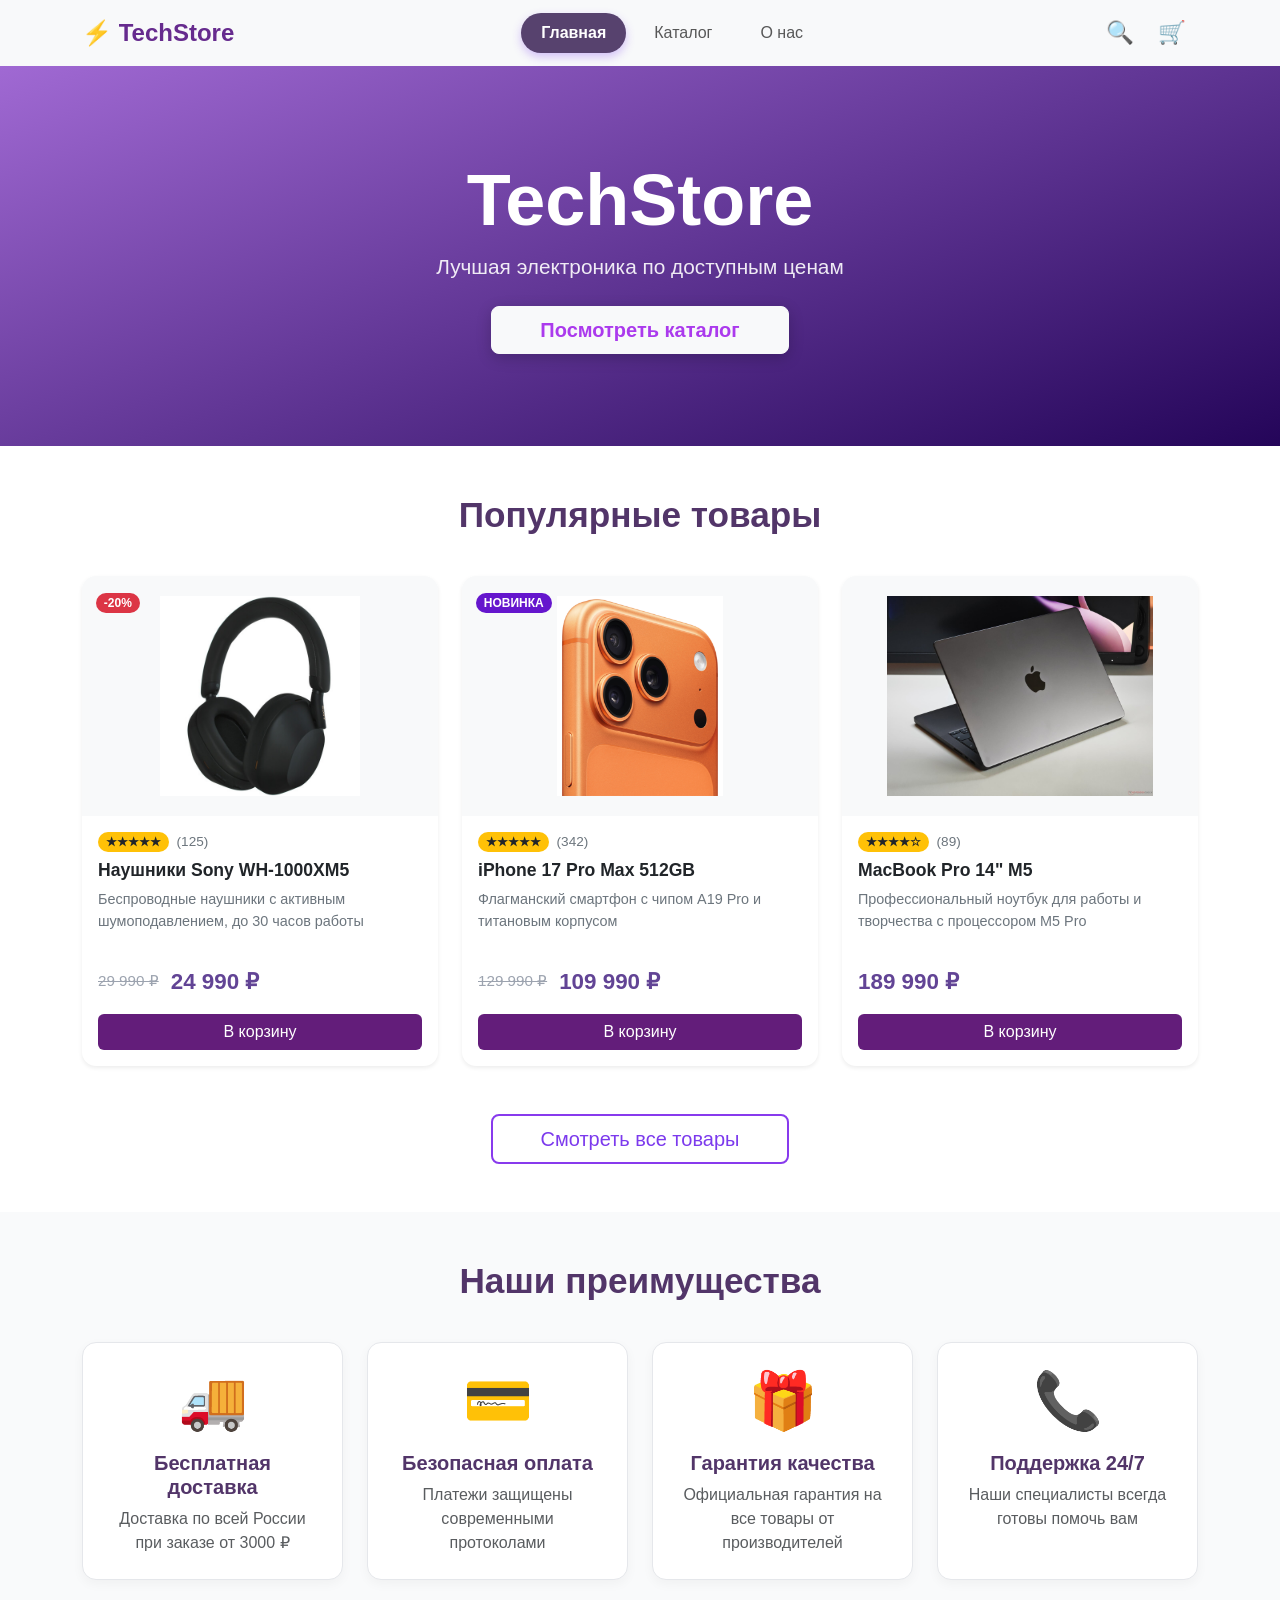
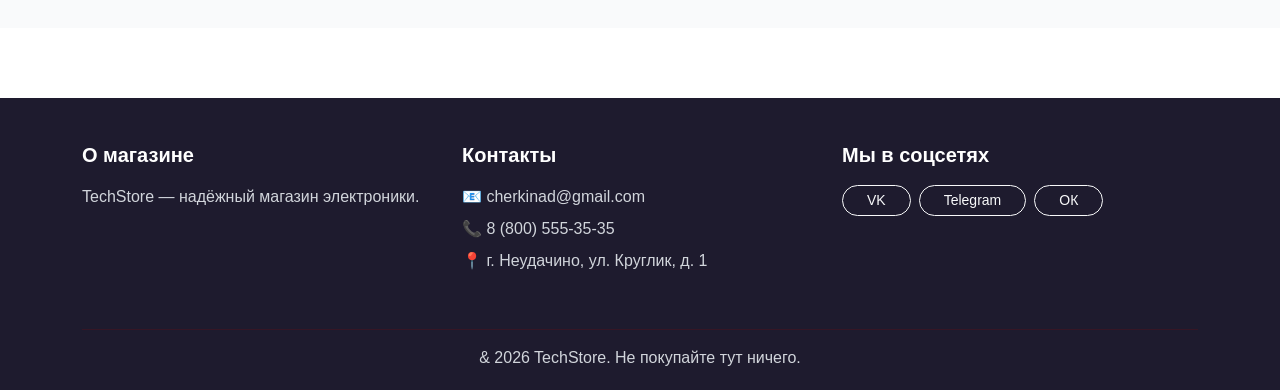
<file: index.html>
<!DOCTYPE html>
<html lang="ru">
<head>
    <meta charset="UTF-8">
    <meta name="viewport" content="width=device-width, initial-scale=1.0">
    <title>TechStore-Главная</title>
    <link href="https://cdn.jsdelivr.net/npm/bootstrap@5.3.8/dist/css/bootstrap.min.css" rel="stylesheet">
    <link rel="stylesheet" href="css/style.css">
</head>
<body>
    <header>
    <nav class="navbar navbar-expand-lg navbar-light bg-light">
        <div class="container">
            <a class="navbar-brand fw-bold" href="index.html">⚡ TechStore</a>
            <button class="navbar-toggler" type="button" data-bs-toggle="collapse" data-bs-target="#navbarNav"
                aria-controls="navbarNav" aria-expanded="false" aria-label="Меню">
                <span class="navbar-toggler-icon"></span>
            </button>
            <div class="collapse navbar-collapse" id="navbarNav">
                <ul class="navbar-nav mx-auto mb-2 mb-lg-0">
                    <li class="nav-item">
                        <a class="nav-link active" href="index.html">Главная</a>
                    </li>
                    <li class="nav-item">
                        <a class="nav-link" href="catalog.html">Каталог</a>
                    </li>
                    <li class="nav-item">
                        <a class="nav-link" href="about.html">О нас</a>
                    </li>
                </ul>
                <div class="d-flex header-icons">
                    <a href="#" class="nav-link px-2" aria-label="Поиск">🔍</a>
                    <a href="#" class="nav-link px-2" aria-label="Корзина">🛒</a>
                </div>
            </div>
        </div>
    </nav>
</header>
<main>

    <div class="hero-section" id="home">
        <div class="container text-center">
            <h1 class="display-2 fw-bold">TechStore</h1>
            <p class="lead mb-4">Лучшая электроника по доступным ценам</p>
            <a class="btn btn-light btn-lg px-5" href="catalog.html">Посмотреть каталог</a>
        </div>
    </div>

    <div class="container py-5">
        <h2 class="section-title">Популярные товары</h2>
        <div class="row g-4">

            <div class="col-md-6 col-lg-4">
                <div class="card product-card h-100 shadow-sm">
                    <div class="badge-container">
                        <span class="badge bg-danger rounded-pill">-20%</span>
                    </div>
                    <img src="img/products/наушники.jpg" class="card-img-top product-img" alt="Наушники Sony WH-1000XM5">
                    <div class="card-body d-flex flex-column">
                        <div class="rating mb-2">
                            <span class="badge rounded-pill bg-warning text-dark">★★★★★</span>
                            <span class="reviews-count ms-2">(125)</span>
                        </div>
                        <h5 class="product-title">Наушники Sony WH-1000XM5</h5>
                        <p class="product-description flex-grow-1">Беспроводные наушники с активным шумоподавлением, до 30 часов работы</p>
                        <div class="price-container mt-3">
                            <span class="old-price">29 990 ₽</span>
                            <span class="new-price">24 990 ₽</span>
                        </div>
                        <button type="button" class="btn btn-purple mt-3 w-100">В корзину</button>
                    </div>
                </div>
            </div>

            <div class="col-md-6 col-lg-4">
                <div class="card product-card h-100 shadow-sm">
                    <div class="badge-container">
                        <span class="badge bg-purple rounded-pill">НОВИНКА</span>
                    </div>
                    <img src="img/products/айфон.jpg" class="card-img-top product-img" alt="iPhone 17 Pro Max">
                    <div class="card-body d-flex flex-column">
                        <div class="rating mb-2">
                            <span class="badge rounded-pill bg-warning text-dark">★★★★★</span>
                            <span class="reviews-count ms-2">(342)</span>
                        </div>
                        <h5 class="product-title">iPhone 17 Pro Max 512GB</h5>
                        <p class="product-description flex-grow-1">Флагманский смартфон с чипом A19 Pro и титановым корпусом</p>
                        <div class="price-container mt-3">
                            <span class="old-price">129 990 ₽</span>
                            <span class="new-price">109 990 ₽</span>
                        </div>
                        <button type="button" class="btn btn-purple mt-3 w-100">В корзину</button>
                    </div>
                </div>
            </div>

            <div class="col-md-6 col-lg-4">
                <div class="card product-card h-100 shadow-sm">
                    <img src="img/products/мак.jpg" class="card-img-top product-img" alt="MacBook Pro 14 M5">
                    <div class="card-body d-flex flex-column">
                        <div class="rating mb-2">
                            <span class="badge rounded-pill bg-warning text-dark">★★★★☆</span>
                            <span class="reviews-count ms-2">(89)</span>
                        </div>
                        <h5 class="product-title">MacBook Pro 14" M5</h5>
                        <p class="product-description flex-grow-1">Профессиональный ноутбук для работы и творчества с процессором M5 Pro</p>
                        <div class="price-container mt-3">
                            <span class="new-price">189 990 ₽</span>
                        </div>
                        <button type="button" class="btn btn-purple mt-3 w-100">В корзину</button>
                    </div>
                </div>
            </div>

        </div>

        <div class="text-center mt-5">
            <a href="catalog.html" class="btn btn-outline-purple btn-lg px-5">Смотреть все товары</a>
        </div>
    </div>

    <!-- Преимущества -->
    <section class="benefits-section py-5">
        <div class="container">
            <h2 class="section-title">Наши преимущества</h2>
            <div class="row g-4">
                <div class="col-md-6 col-lg-3">
                    <div class="benefit-card text-center p-4">
                        <div class="benefit-icon mb-3"><span class="display-4">🚚</span></div>
                        <h3 class="benefit-title h5 fw-bold">Бесплатная доставка</h3>
                        <p class="benefit-text text-muted mb-0">Доставка по всей России при заказе от 3000 ₽</p>
                    </div>
                </div>
                <div class="col-md-6 col-lg-3">
                    <div class="benefit-card text-center p-4">
                        <div class="benefit-icon mb-3"><span class="display-4">💳</span></div>
                        <h3 class="benefit-title h5 fw-bold">Безопасная оплата</h3>
                        <p class="benefit-text text-muted mb-0">Платежи защищены современными протоколами</p>
                    </div>
                </div>
                <div class="col-md-6 col-lg-3">
                    <div class="benefit-card text-center p-4">
                        <div class="benefit-icon mb-3"><span class="display-4">🎁</span></div>
                        <h3 class="benefit-title h5 fw-bold">Гарантия качества</h3>
                        <p class="benefit-text text-muted mb-0">Официальная гарантия на все товары от производителей</p>
                    </div>
                </div>
                <div class="col-md-6 col-lg-3">
                    <div class="benefit-card text-center p-4">
                        <div class="benefit-icon mb-3"><span class="display-4">📞</span></div>
                        <h3 class="benefit-title h5 fw-bold">Поддержка 24/7</h3>
                        <p class="benefit-text text-muted mb-0">Наши специалисты всегда готовы помочь вам</p>
                    </div>
                </div>
            </div>
        </div>
    </section>

</main>
<footer>
        <div class="container">
            <div class="row">
                <div class="col-md-4 mb-4">
                    <h5>О магазине</h5>
                    <p>TechStore — надёжный магазин электроники.</p>
                </div>
                <div class="col-md-4 mb-4">
                    <h5>Контакты</h5>
                    <ul class="list-unstyled">
                        <li>📧 cherkinad@gmail.com</li>
                        <li>📞 8 (800) 555-35-35</li>
                        <li>📍 г. Неудачино, ул. Круглик, д. 1</li>
                    </ul>
                </div>
                <div class="col-md-4 mb-4">
                    <h5>Мы в соцсетях</h5>
                    <div class="d-flex flex-wrap gap-2">
                        <a href="https://vk.com" class="btn btn-outline-light btn-sm rounded-pill px-4">VK</a>
                        <a href="https://web.telegram.org" class="btn btn-outline-light btn-sm rounded-pill px-4">Telegram</a>
                        <a href="https://ok.ru" class="btn btn-outline-light btn-sm rounded-pill px-4">ОК</a>
                    </div>
                </div>
            </div>
            <hr style="border-color: rgba(141, 9, 9, 0.865)">
            <div class="text-center mt-3">
                <p class="mb-0">& 2026 TechStore. Не покупайте тут ничего.</p>
            </div>
        </div>
    </footer>


    <script src="https://cdn.jsdelivr.net/npm/bootstrap@5.3.8/dist/js/bootstrap.bundle.min.js"></script>
</body>
</html>
</file>
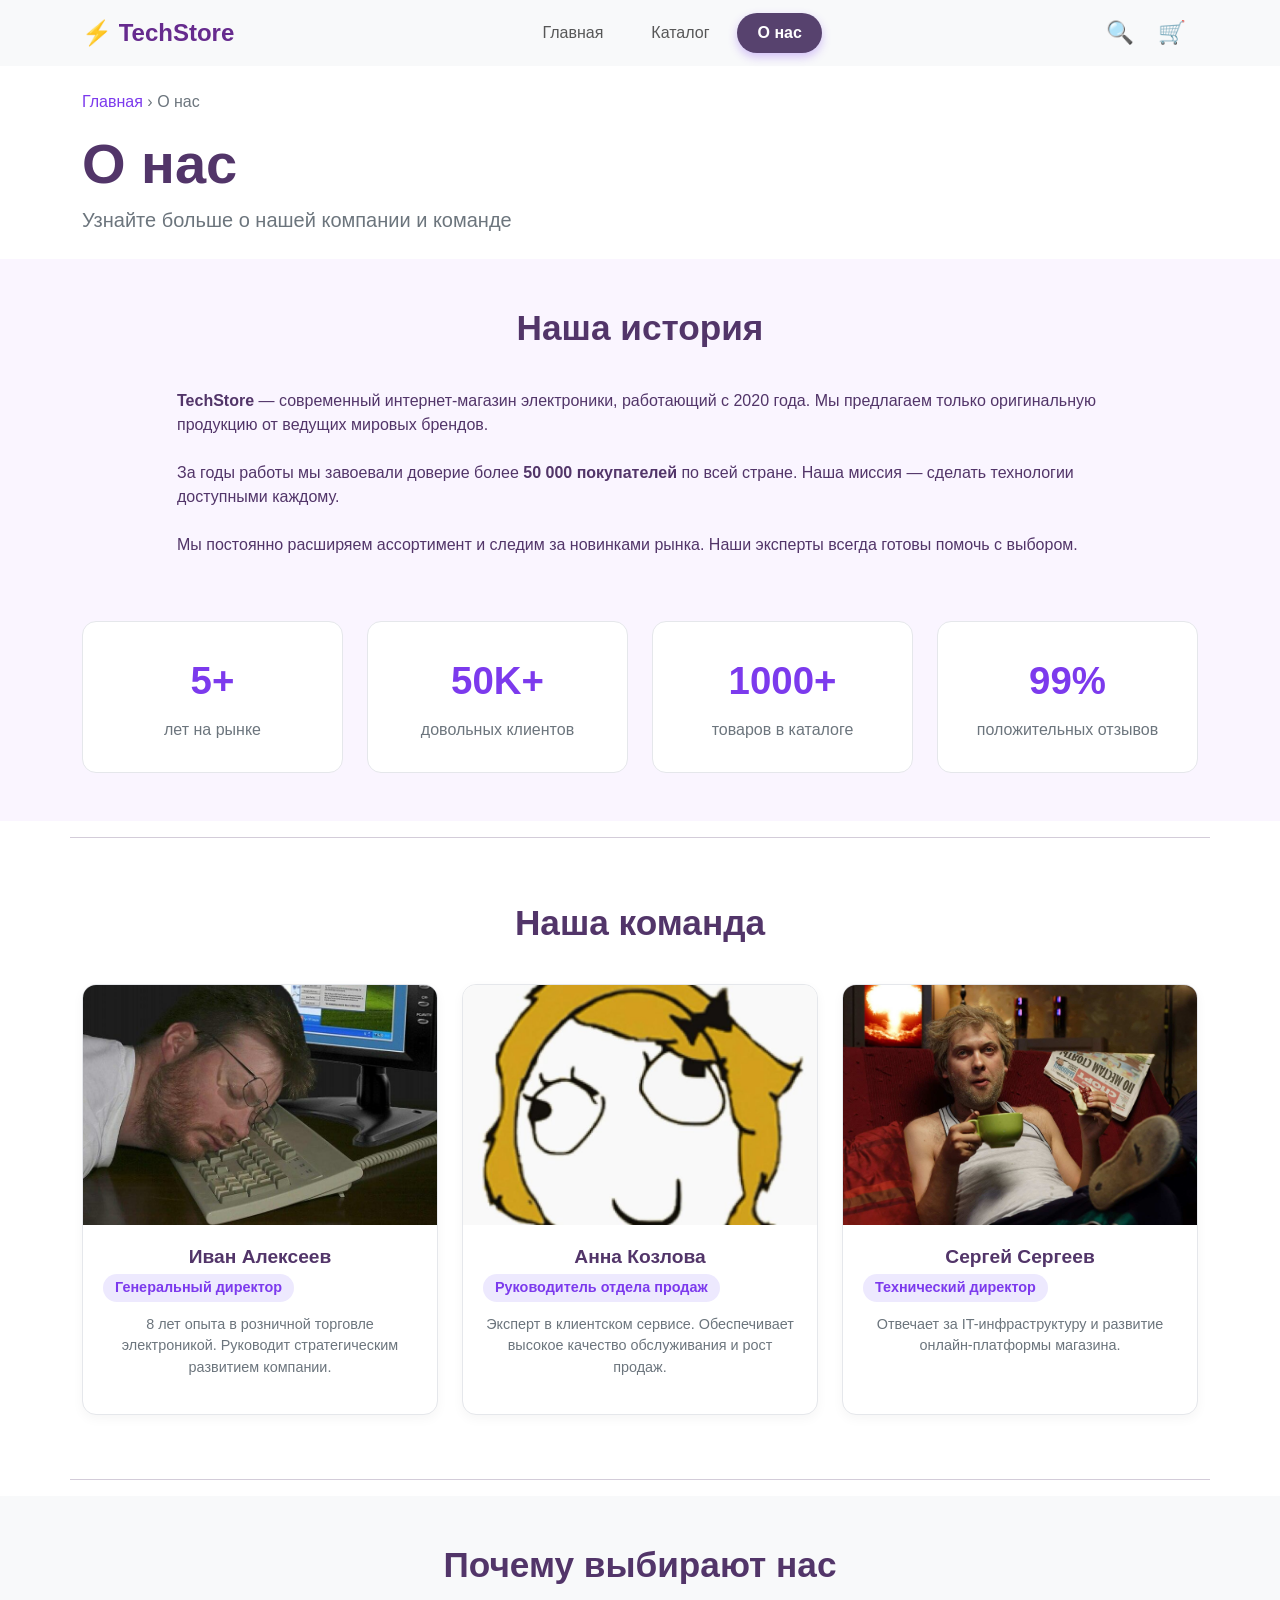
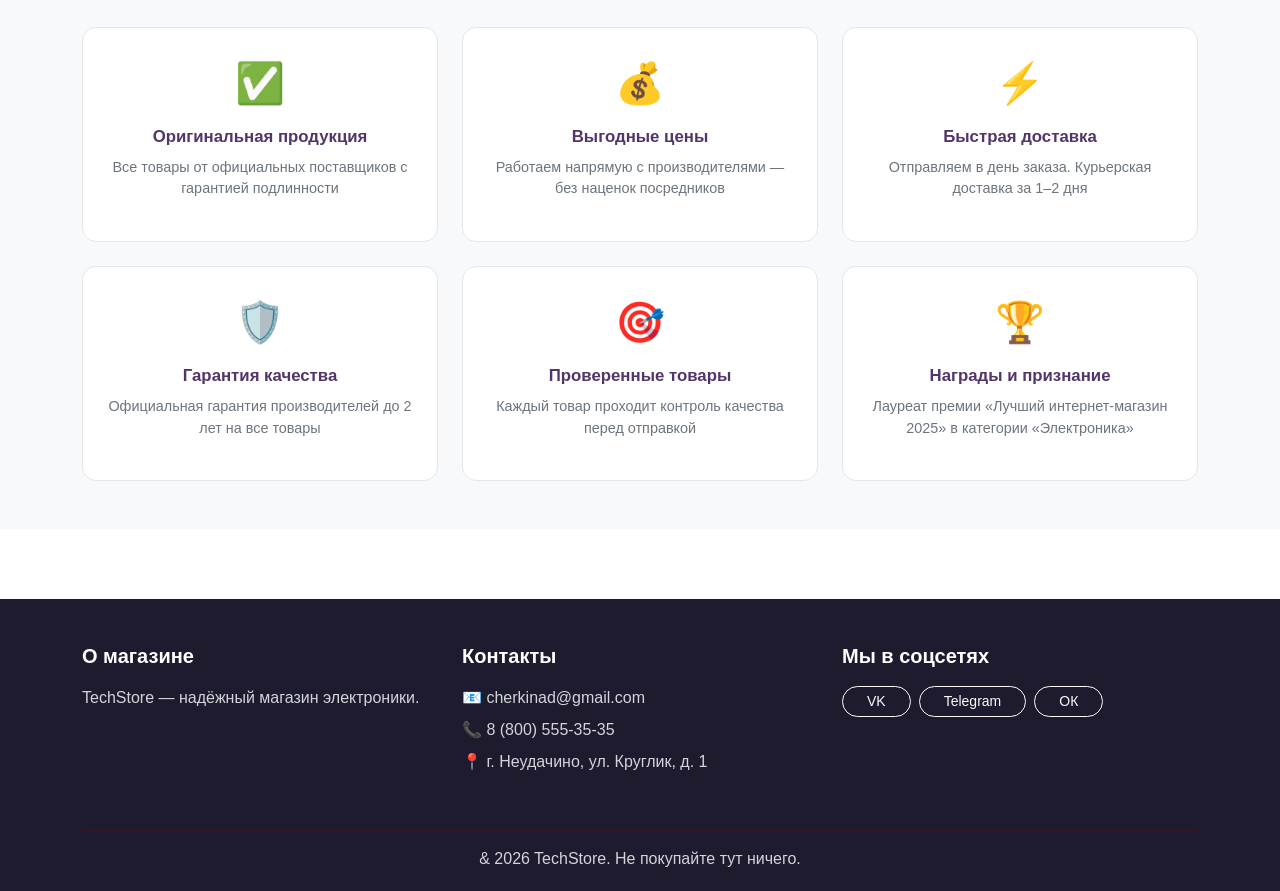
<file: about.html>
<!DOCTYPE html>
<html lang="ru">
<head>
    <meta charset="UTF-8">
    <meta name="viewport" content="width=device-width, initial-scale=1.0">
    <title>TechStore - О нас</title>
    <link href="https://cdn.jsdelivr.net/npm/bootstrap@5.3.8/dist/css/bootstrap.min.css" rel="stylesheet">
    <link rel="stylesheet" href="css/style.css">
</head>
<body>

    <header>
        <nav class="navbar navbar-expand-lg navbar-light bg-light">
            <div class="container">
                <a class="navbar-brand fw-bold" href="index.html">⚡ TechStore</a>
                <button class="navbar-toggler" type="button" data-bs-toggle="collapse" data-bs-target="#navbarNav"
                    aria-controls="navbarNav" aria-expanded="false" aria-label="Меню">
                    <span class="navbar-toggler-icon"></span>
                </button>
                <div class="collapse navbar-collapse" id="navbarNav">
                    <ul class="navbar-nav mx-auto mb-2 mb-lg-0">
                        <li class="nav-item"><a class="nav-link" href="index.html">Главная</a></li>
                        <li class="nav-item"><a class="nav-link" href="catalog.html">Каталог</a></li>
                        <li class="nav-item"><a class="nav-link active" href="about.html">О нас</a></li>
                    </ul>
                    <div class="d-flex header-icons">
                        <a href="#" class="nav-link px-2">🔍</a>
                        <a href="#" class="nav-link px-2">🛒</a>
                    </div>
                </div>
            </div>
        </nav>
    </header>

    <main>
        <div class="container mt-4 mb-4">
            <p class="breadcrumb-path"><a href="index.html">Главная</a> › <span>О нас</span></p>
            <h1 class="display-4 fw-bold">О нас</h1>
            <p class="lead text-secondary">Узнайте больше о нашей компании и команде</p>
        </div>


        <section class="about-section py-5 bg-light-purple">
            <div class="container">
                <h2 class="section-title">Наша история</h2>
                <div class="row justify-content-center">
                    <div class="col-lg-10">
                        <p class="mb-4"><span class="fw-bold">TechStore</span> — современный интернет-магазин электроники, работающий с 2020 года. Мы предлагаем только оригинальную продукцию от ведущих мировых брендов.</p>
                        <p class="mb-4">За годы работы мы завоевали доверие более <span class="fw-bold">50 000 покупателей</span> по всей стране. Наша миссия — сделать технологии доступными каждому.</p>
                        <p>Мы постоянно расширяем ассортимент и следим за новинками рынка. Наши эксперты всегда готовы помочь с выбором.</p>
                    </div>
                </div>

  
                <div class="row g-4 mt-4">
                    <div class="col-sm-6 col-lg-3">
                        <div class="stats-card">
                            <div class="stats-number">5+</div>
                            <div class="stats-label">лет на рынке</div>
                        </div>
                    </div>
                    <div class="col-sm-6 col-lg-3">
                        <div class="stats-card">
                            <div class="stats-number">50K+</div>
                            <div class="stats-label">довольных клиентов</div>
                        </div>
                    </div>
                    <div class="col-sm-6 col-lg-3">
                        <div class="stats-card">
                            <div class="stats-number">1000+</div>
                            <div class="stats-label">товаров в каталоге</div>
                        </div>
                    </div>
                    <div class="col-sm-6 col-lg-3">
                        <div class="stats-card">
                            <div class="stats-number">99%</div>
                            <div class="stats-label">положительных отзывов</div>
                        </div>
                    </div>
                </div>
            </div>
        </section>

        <hr class="container">

        <section class="about-section py-5">
            <div class="container">
                <h2 class="section-title">Наша команда</h2>
                <div class="row g-4">
                    <div class="col-md-4">
                        <div class="team-card">
                            <img src="img/about/Иван.jpeg" class="team-img" alt="Иван Алексеев">
                            <div class="team-body">
                                <h3 class="team-name text-center">Иван Алексеев</h3>
                                <div class="team-position text-center">Генеральный директор</div>
                                <p class="team-description text-center">8 лет опыта в розничной торговле электроникой. Руководит стратегическим развитием компании.</p>
                            </div>
                        </div>
                    </div>
                    <div class="col-md-4">
                        <div class="team-card">
                            <img src="img/about/Анна.jpg" class="team-img" alt="Анна Козлова">
                            <div class="team-body">
                                <h3 class="team-name text-center">Анна Козлова</h3>
                                <div class="team-position text-center">Руководитель отдела продаж</div>
                                <p class="team-description text-center">Эксперт в клиентском сервисе. Обеспечивает высокое качество обслуживания и рост продаж.</p>
                            </div>
                        </div>
                    </div>
                    <div class="col-md-4">
                        <div class="team-card">
                            <img src="img/about/Сергей.jpg" class="team-img" alt="Сергей Сергеев">
                            <div class="team-body">
                                <h3 class="team-name text-center">Сергей Сергеев</h3>
                                <div class="team-position text-center">Технический директор</div>
                                <p class="team-description text-center">Отвечает за IT-инфраструктуру и развитие онлайн-платформы магазина.</p>
                            </div>
                        </div>
                    </div>
                </div>
            </div>
        </section>

        <hr class="container">

        <section class="about-section py-5 bg-light">
            <div class="container">
                <h2 class="section-title">Почему выбирают нас</h2>
                <div class="row g-4">
                    <div class="col-md-4">
                        <div class="reason-card">
                            <div class="reason-icon text-center">✅</div>
                            <h3 class="reason-title text-center">Оригинальная продукция</h3>
                            <p class="reason-text text-center">Все товары от официальных поставщиков с гарантией подлинности</p>
                        </div>
                    </div>
                    <div class="col-md-4">
                        <div class="reason-card">
                            <div class="reason-icon text-center">💰</div>
                            <h3 class="reason-title text-center">Выгодные цены</h3>
                            <p class="reason-text text-center">Работаем напрямую с производителями — без наценок посредников</p>
                        </div>
                    </div>
                    <div class="col-md-4">
                        <div class="reason-card">
                            <div class="reason-icon text-center">⚡</div>
                            <h3 class="reason-title text-center">Быстрая доставка</h3>
                            <p class="reason-text text-center">Отправляем в день заказа. Курьерская доставка за 1–2 дня</p>
                        </div>
                    </div>
                    <div class="col-md-4">
                        <div class="reason-card">
                            <div class="reason-icon text-center">🛡️</div>
                            <h3 class="reason-title text-center">Гарантия качества</h3>
                            <p class="reason-text text-center">Официальная гарантия производителей до 2 лет на все товары</p>
                        </div>
                    </div>
                    <div class="col-md-4">
                        <div class="reason-card">
                            <div class="reason-icon text-center">🎯</div>
                            <h3 class="reason-title text-center">Проверенные товары</h3>
                            <p class="reason-text text-center">Каждый товар проходит контроль качества перед отправкой</p>
                        </div>
                    </div>
                    <div class="col-md-4">
                        <div class="reason-card">
                            <div class="reason-icon text-center">🏆</div>
                            <h3 class="reason-title text-center">Награды и признание</h3>
                            <p class="reason-text text-center">Лауреат премии «Лучший интернет-магазин 2025» в категории «Электроника»</p>
                        </div>
                    </div>
                </div>
            </div>
        </section>
    </main>

    <footer>
        <div class="container">
            <div class="row">
                <div class="col-md-4 mb-4">
                    <h5>О магазине</h5>
                    <p>TechStore — надёжный магазин электроники.</p>
                </div>
                <div class="col-md-4 mb-4">
                    <h5>Контакты</h5>
                    <ul class="list-unstyled">
                        <li>📧 cherkinad@gmail.com</li>
                        <li>📞 8 (800) 555-35-35</li>
                        <li>📍 г. Неудачино, ул. Круглик, д. 1</li>
                    </ul>
                </div>
                <div class="col-md-4 mb-4">
                    <h5>Мы в соцсетях</h5>
                    <div class="d-flex flex-wrap gap-2">
                        <a href="https://vk.com" class="btn btn-outline-light btn-sm rounded-pill px-4">VK</a>
                        <a href="https://web.telegram.org" class="btn btn-outline-light btn-sm rounded-pill px-4">Telegram</a>
                        <a href="https://ok.ru" class="btn btn-outline-light btn-sm rounded-pill px-4">ОК</a>
                    </div>
                </div>
            </div>
            <hr style="border-color: rgba(141, 9, 9, 0.865)">
            <div class="text-center mt-3">
                <p class="mb-0">& 2026 TechStore. Не покупайте тут ничего.</p>
            </div>
        </div>
    </footer>


    <script src="https://cdn.jsdelivr.net/npm/bootstrap@5.3.8/dist/js/bootstrap.bundle.min.js"></script>
</body>
</html>
</file>
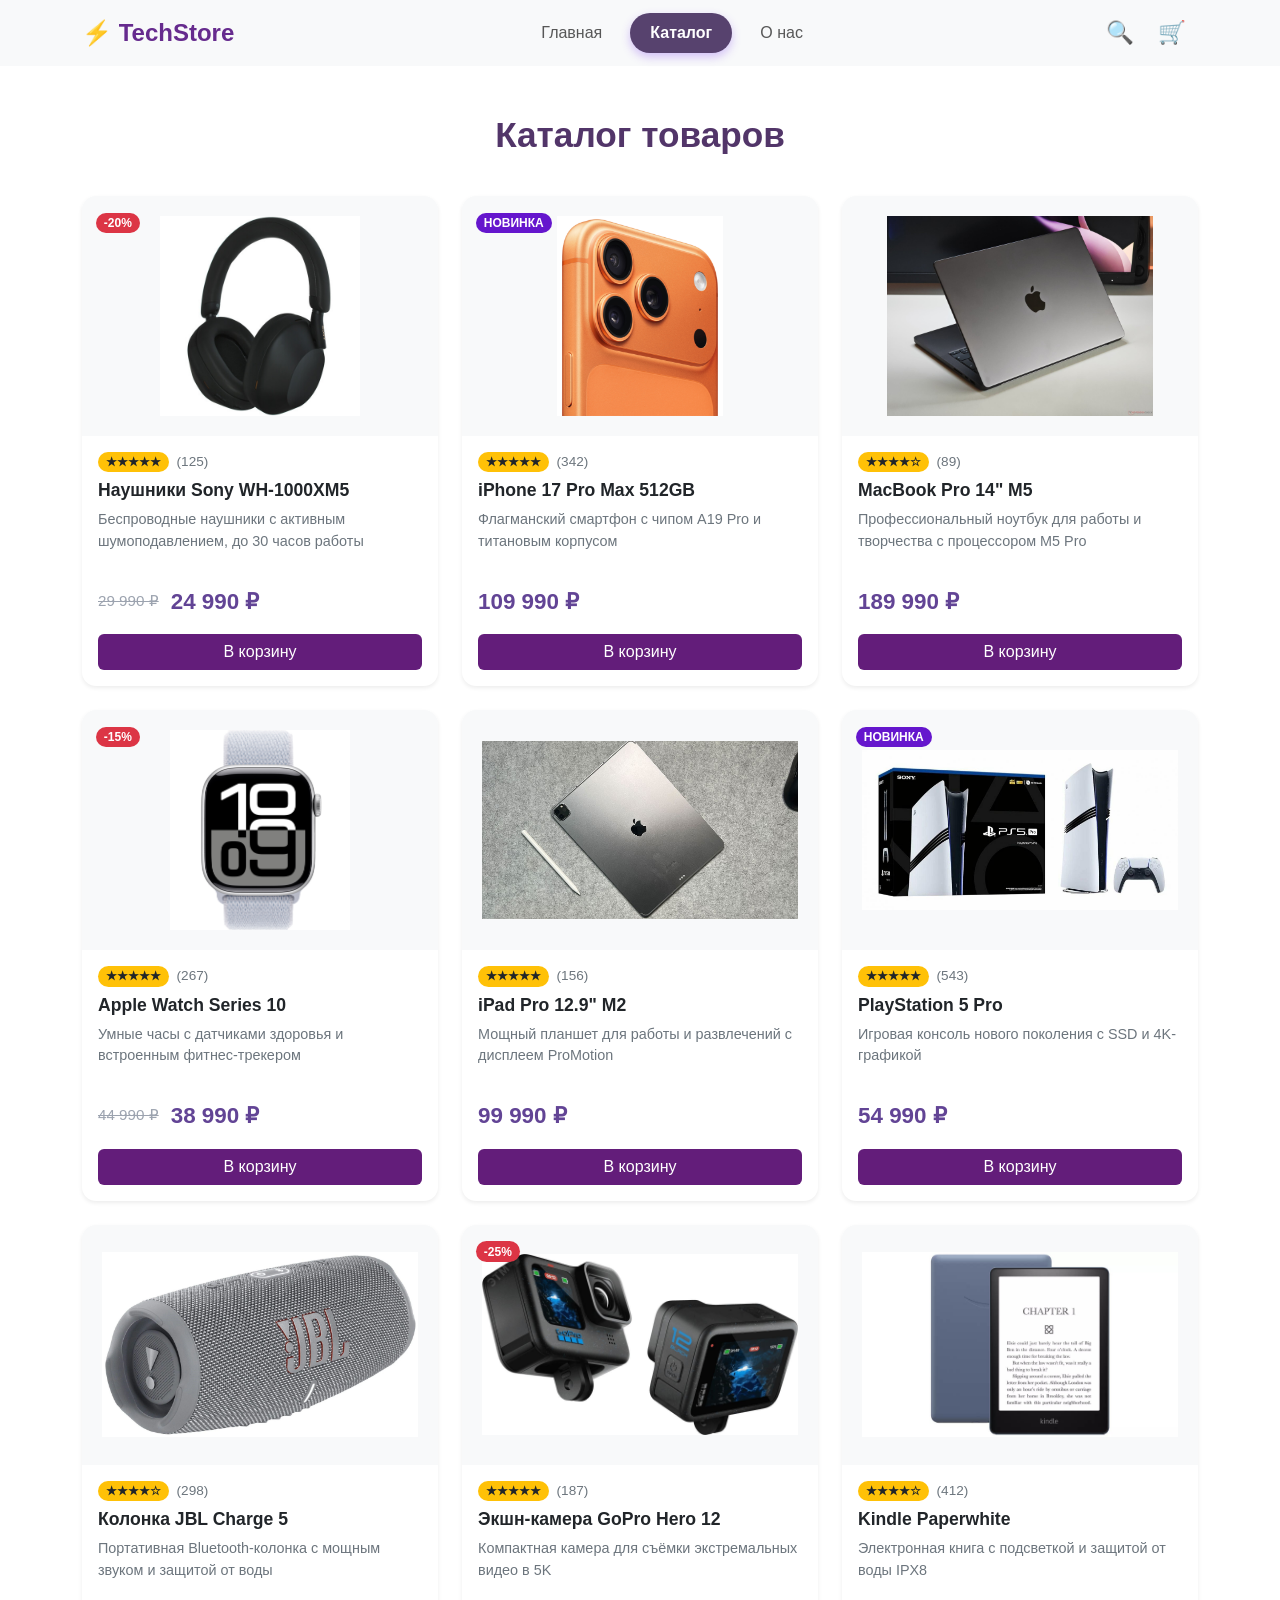
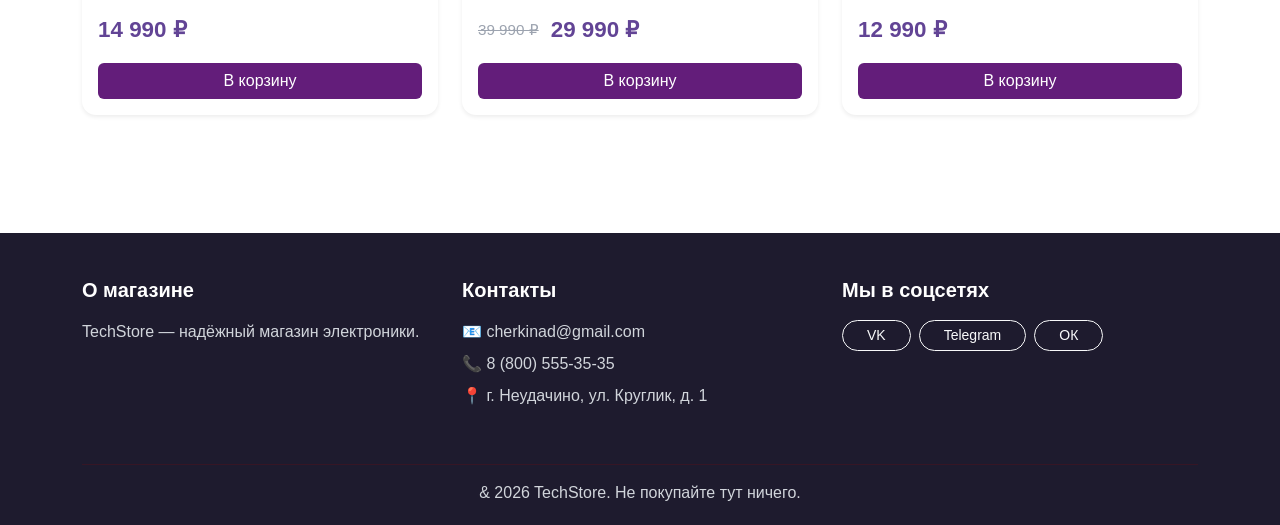
<file: catalog.html>
<!DOCTYPE html>
<html lang="ru">
<head>
    <meta charset="UTF-8">
    <meta name="viewport" content="width=device-width, initial-scale=1.0">
    <title>TechStore - Каталог товаров</title>
    <link href="https://cdn.jsdelivr.net/npm/bootstrap@5.3.8/dist/css/bootstrap.min.css" rel="stylesheet">
    <link rel="stylesheet" href="css/style.css">
</head>
<body>

    <header>
        <nav class="navbar navbar-expand-lg navbar-light bg-light">
            <div class="container">
                <a class="navbar-brand fw-bold" href="index.html">⚡ TechStore</a>
                <button class="navbar-toggler" type="button" data-bs-toggle="collapse" data-bs-target="#navbarNav"
                    aria-controls="navbarNav" aria-expanded="false" aria-label="Меню">
                    <span class="navbar-toggler-icon"></span>
                </button>
                <div class="collapse navbar-collapse" id="navbarNav">
                    <ul class="navbar-nav mx-auto mb-2 mb-lg-0">
                        <li class="nav-item"><a class="nav-link" href="index.html">Главная</a></li>
                        <li class="nav-item"><a class="nav-link active" href="catalog.html">Каталог</a></li>
                        <li class="nav-item"><a class="nav-link" href="about.html">О нас</a></li>
                    </ul>
                    <div class="d-flex header-icons">
                        <a href="#" class="nav-link px-2">🔍</a>
                        <a href="#" class="nav-link px-2">🛒</a>
                    </div>
                </div>
            </div>
        </nav>
    </header>

    <main>
        <div class="container py-5">
            <h2 class="catalog-title">Каталог товаров</h2>

            <div class="row g-4">


                <div class="col-md-6 col-lg-4">
                    <div class="card product-card h-100 shadow-sm">
                        <div class="badge-container">
                            <span class="badge bg-danger rounded-pill">-20%</span>
                        </div>
                        <img src="img/products/наушники.jpg" class="card-img-top product-img" alt="Наушники Sony WH-1000XM5">
                        <div class="card-body d-flex flex-column">
                            <div class="rating mb-2">
                                <span class="badge rounded-pill bg-warning text-dark">★★★★★</span>
                                <span class="reviews-count ms-2">(125)</span>
                            </div>
                            <h5 class="product-title">Наушники Sony WH-1000XM5</h5>
                            <p class="product-description flex-grow-1">Беспроводные наушники с активным шумоподавлением, до 30 часов работы</p>
                            <div class="price-container mt-3">
                                <span class="old-price">29 990 ₽</span>
                                <span class="new-price">24 990 ₽</span>
                            </div>
                            <button type="button" class="btn btn-purple mt-3 w-100">В корзину</button>
                        </div>
                    </div>
                </div>


                <div class="col-md-6 col-lg-4">
                    <div class="card product-card h-100 shadow-sm">
                        <div class="badge-container">
                            <span class="badge bg-purple rounded-pill">НОВИНКА</span>
                        </div>
                        <img src="img/products/айфон.jpg" class="card-img-top product-img" alt="iPhone 17 Pro Max">
                        <div class="card-body d-flex flex-column">
                            <div class="rating mb-2">
                                <span class="badge rounded-pill bg-warning text-dark">★★★★★</span>
                                <span class="reviews-count ms-2">(342)</span>
                            </div>
                            <h5 class="product-title">iPhone 17 Pro Max 512GB</h5>
                            <p class="product-description flex-grow-1">Флагманский смартфон с чипом A19 Pro и титановым корпусом</p>
                            <div class="price-container mt-3">
                                <span class="new-price">109 990 ₽</span>
                            </div>
                            <button type="button" class="btn btn-purple mt-3 w-100">В корзину</button>
                        </div>
                    </div>
                </div>


                <div class="col-md-6 col-lg-4">
                    <div class="card product-card h-100 shadow-sm">
                        <img src="img/products/мак.jpg" class="card-img-top product-img" alt="MacBook Pro 14 M5">
                        <div class="card-body d-flex flex-column">
                            <div class="rating mb-2">
                                <span class="badge rounded-pill bg-warning text-dark">★★★★☆</span>
                                <span class="reviews-count ms-2">(89)</span>
                            </div>
                            <h5 class="product-title">MacBook Pro 14" M5</h5>
                            <p class="product-description flex-grow-1">Профессиональный ноутбук для работы и творчества с процессором M5 Pro</p>
                            <div class="price-container mt-3">
                                <span class="new-price">189 990 ₽</span>
                            </div>
                            <button type="button" class="btn btn-purple mt-3 w-100">В корзину</button>
                        </div>
                    </div>
                </div>

                <div class="col-md-6 col-lg-4">
                    <div class="card product-card h-100 shadow-sm">
                        <div class="badge-container">
                            <span class="badge bg-danger rounded-pill">-15%</span>
                        </div>
                        <img src="img/products/часы.jpg" class="card-img-top product-img" alt="Apple Watch Series 10">
                        <div class="card-body d-flex flex-column">
                            <div class="rating mb-2">
                                <span class="badge rounded-pill bg-warning text-dark">★★★★★</span>
                                <span class="reviews-count ms-2">(267)</span>
                            </div>
                            <h5 class="product-title">Apple Watch Series 10</h5>
                            <p class="product-description flex-grow-1">Умные часы с датчиками здоровья и встроенным фитнес-трекером</p>
                            <div class="price-container mt-3">
                                <span class="old-price">44 990 ₽</span>
                                <span class="new-price">38 990 ₽</span>
                            </div>
                            <button type="button" class="btn btn-purple mt-3 w-100">В корзину</button>
                        </div>
                    </div>
                </div>


                <div class="col-md-6 col-lg-4">
                    <div class="card product-card h-100 shadow-sm">
                        <img src="img/products/айпад.jpg" class="card-img-top product-img" alt="iPad Pro 12.9 M2">
                        <div class="card-body d-flex flex-column">
                            <div class="rating mb-2">
                                <span class="badge rounded-pill bg-warning text-dark">★★★★★</span>
                                <span class="reviews-count ms-2">(156)</span>
                            </div>
                            <h5 class="product-title">iPad Pro 12.9" M2</h5>
                            <p class="product-description flex-grow-1">Мощный планшет для работы и развлечений с дисплеем ProMotion</p>
                            <div class="price-container mt-3">
                                <span class="new-price">99 990 ₽</span>
                            </div>
                            <button type="button" class="btn btn-purple mt-3 w-100">В корзину</button>
                        </div>
                    </div>
                </div>


                <div class="col-md-6 col-lg-4">
                    <div class="card product-card h-100 shadow-sm">
                        <div class="badge-container">
                            <span class="badge bg-purple rounded-pill">НОВИНКА</span>
                        </div>
                        <img src="img/products/плойка.jpg" class="card-img-top product-img" alt="PlayStation 5 Pro">
                        <div class="card-body d-flex flex-column">
                            <div class="rating mb-2">
                                <span class="badge rounded-pill bg-warning text-dark">★★★★★</span>
                                <span class="reviews-count ms-2">(543)</span>
                            </div>
                            <h5 class="product-title">PlayStation 5 Pro</h5>
                            <p class="product-description flex-grow-1">Игровая консоль нового поколения с SSD и 4K-графикой</p>
                            <div class="price-container mt-3">
                                <span class="new-price">54 990 ₽</span>
                            </div>
                            <button type="button" class="btn btn-purple mt-3 w-100">В корзину</button>
                        </div>
                    </div>
                </div>


                <div class="col-md-6 col-lg-4">
                    <div class="card product-card h-100 shadow-sm">
                        <img src="img/products/колонка.jpg" class="card-img-top product-img" alt="JBL Charge 5">
                        <div class="card-body d-flex flex-column">
                            <div class="rating mb-2">
                                <span class="badge rounded-pill bg-warning text-dark">★★★★☆</span>
                                <span class="reviews-count ms-2">(298)</span>
                            </div>
                            <h5 class="product-title">Колонка JBL Charge 5</h5>
                            <p class="product-description flex-grow-1">Портативная Bluetooth-колонка с мощным звуком и защитой от воды</p>
                            <div class="price-container mt-3">
                                <span class="new-price">14 990 ₽</span>
                            </div>
                            <button type="button" class="btn btn-purple mt-3 w-100">В корзину</button>
                        </div>
                    </div>
                </div>


                <div class="col-md-6 col-lg-4">
                    <div class="card product-card h-100 shadow-sm">
                        <div class="badge-container">
                            <span class="badge bg-danger rounded-pill">-25%</span>
                        </div>
                        <img src="img/products/камера.jpg" class="card-img-top product-img" alt="GoPro Hero 12">
                        <div class="card-body d-flex flex-column">
                            <div class="rating mb-2">
                                <span class="badge rounded-pill bg-warning text-dark">★★★★★</span>
                                <span class="reviews-count ms-2">(187)</span>
                            </div>
                            <h5 class="product-title">Экшн-камера GoPro Hero 12</h5>
                            <p class="product-description flex-grow-1">Компактная камера для съёмки экстремальных видео в 5K</p>
                            <div class="price-container mt-3">
                                <span class="old-price">39 990 ₽</span>
                                <span class="new-price">29 990 ₽</span>
                            </div>
                            <button type="button" class="btn btn-purple mt-3 w-100">В корзину</button>
                        </div>
                    </div>
                </div>


                <div class="col-md-6 col-lg-4">
                    <div class="card product-card h-100 shadow-sm">
                        <img src="img/products/книга.jpg" class="card-img-top product-img" alt="Kindle Paperwhite">
                        <div class="card-body d-flex flex-column">
                            <div class="rating mb-2">
                                <span class="badge rounded-pill bg-warning text-dark">★★★★☆</span>
                                <span class="reviews-count ms-2">(412)</span>
                            </div>
                            <h5 class="product-title">Kindle Paperwhite</h5>
                            <p class="product-description flex-grow-1">Электронная книга с подсветкой и защитой от воды IPX8</p>
                            <div class="price-container mt-3">
                                <span class="new-price">12 990 ₽</span>
                            </div>
                            <button type="button" class="btn btn-purple mt-3 w-100">В корзину</button>
                        </div>
                    </div>
                </div>

            </div>
        </div>
    </main>

    <footer>
        <div class="container">
            <div class="row">
                <div class="col-md-4 mb-4">
                    <h5>О магазине</h5>
                    <p>TechStore — надёжный магазин электроники.</p>
                </div>
                <div class="col-md-4 mb-4">
                    <h5>Контакты</h5>
                    <ul class="list-unstyled">
                        <li>📧 cherkinad@gmail.com</li>
                        <li>📞 8 (800) 555-35-35</li>
                        <li>📍 г. Неудачино, ул. Круглик, д. 1</li>
                    </ul>
                </div>
                <div class="col-md-4 mb-4">
                    <h5>Мы в соцсетях</h5>
                    <div class="d-flex flex-wrap gap-2">
                        <a href="https://vk.com" class="btn btn-outline-light btn-sm rounded-pill px-4">VK</a>
                        <a href="https://web.telegram.org" class="btn btn-outline-light btn-sm rounded-pill px-4">Telegram</a>
                        <a href="https://ok.ru" class="btn btn-outline-light btn-sm rounded-pill px-4">ОК</a>
                    </div>
                </div>
            </div>
            <hr style="border-color: rgba(141, 9, 9, 0.865)">
            <div class="text-center mt-3">
                <p class="mb-0">& 2026 TechStore. Не покупайте тут ничего.</p>
            </div>
        </div>
    </footer>

    <script src="https://cdn.jsdelivr.net/npm/bootstrap@5.3.8/dist/js/bootstrap.bundle.min.js"></script>
</body>
</html>
</file>
<file: css/style.css>
body {
    font-family: 'Segoe UI', Tahoma, Geneva, Verdana, sans-serif;
    color: #523569;
}

.navbar-brand {
    font-size: 1.5rem;
    color: #662b8e !important;
}

.navbar-nav .nav-link {
    font-weight: 500;
    padding: 8px 20px !important;
    margin: 0 4px;
    border-radius: 25px;
}

.navbar-nav .nav-link.active {
    background-color: #57426e !important;
    color: white !important;
    font-weight: 600;
    box-shadow: 0 4px 10px rgba(124, 58, 237, 0.3);
}

.navbar-nav .nav-link:not(.active):hover {
    background-color: rgba(133, 58, 237, 0.1);
}

.header-icons .nav-link {
    font-size: 1.4rem;
    padding: 8px 12px !important;
    border-radius: 50%;
}

.header-icons .nav-link:hover {
    background-color: rgba(0, 0, 0, 0.05);
}

.hero-section {
    background: linear-gradient(160deg, #a069d3 0%, #240559 100%);
    color: white;
    min-height: 380px;
    display: flex;
    align-items: center;
    padding: 60px 0;
}

.hero-section h1 {
    color: white;
    font-weight: 700;
}

.hero-section .lead {
    color: rgba(255, 255, 255, 0.9);
    font-size: 1.3rem;
}

.hero-section .btn-light {
    box-shadow: 0 4px 15px rgba(0, 0, 0, 0.2);
    transition: transform 0.3s ease;
    color: #ab3aed;
    font-weight: 600;
}

.hero-section .btn-light:hover {
    transform: translateY(-3px);
    box-shadow: 0 6px 20px rgba(0, 0, 0, 0.3);
}

.catalog-title,
.section-title {
    font-size: 2.2rem;
    font-weight: 700;
    text-align: center;
    margin-bottom: 40px;
}

.product-card {
    border: none;
    border-radius: 14px;
    overflow: hidden;
    transition: all 0.3s ease;
}

.badge-container {
    position: absolute;
    top: 14px;
    left: 14px;
    z-index: 1;
}

.product-img {
    height: 240px;
    object-fit: contain;
    padding: 20px;
    background-color: #f8f9fa;
}

.product-title {
    font-weight: 700;
    font-size: 1.1rem;
    margin-bottom: 8px;
}

.product-description {
    color: #6c757d;
    font-size: 0.9rem;
}

.rating {
    display: flex;
    align-items: center;
}

.reviews-count {
    color: #6c757d;
    font-size: 0.85rem;
}

.price-container {
    display: flex;
    align-items: center;
    gap: 12px;
}

.old-price {
    color: #9ca3af;
    text-decoration: line-through;
    font-size: 0.95rem;
}

.new-price {
    color: #624495;
    font-weight: 700;
    font-size: 1.4rem;
}

.btn-purple {
    background-color: #631d7a;
    color: white;
    border: none;
    transition: all 0.3s ease;
}

.btn-purple:hover {
    background-color: #761ea1;
    color: white;
    transform: scale(1.02);
}

.btn-outline-purple {
    border: 2px solid #883aed;
    color: #7c3aed;
    background: transparent;
    transition: all 0.3s ease;
}

.btn-outline-purple:hover {
    background-color: #8e3aed;
    color: white;
}

.bg-purple {
    background-color: #6516cd !important;
    color: white;
}

.product-card:hover {
    transform: translateY(-6px);
    box-shadow: 0 16px 32px rgba(124, 58, 237, 0.15) !important;
}

.benefit-card {
    background-color: white;
    border-radius: 14px;
    border: 1px solid #e5e7eb;
    box-shadow: 0 4px 12px rgba(0, 0, 0, 0.04);
    transition: all 0.3s ease;
    height: 100%;
}

.benefit-card:hover {
    transform: translateY(-5px);
    box-shadow: 0 10px 25px rgba(124, 58, 237, 0.12);
    border-color: #7c3aed;
}

.stats-card {
    background-color: white;
    border-radius: 14px;
    padding: 30px 20px;
    text-align: center;
    border: 1px solid #e5e7eb;
    transition: all 0.3s ease;
}

.stats-card:hover {
    transform: translateY(-5px);
    box-shadow: 0 10px 25px rgba(124, 58, 237, 0.12);
    border-color: #7c3aed;
}

.stats-number {
    font-size: 2.4rem;
    font-weight: 700;
    color: #7c3aed;
    margin-bottom: 8px;
}

.stats-label {
    color: #6c757d;
    font-weight: 500;
}

.team-card {
    background-color: white;
    border-radius: 14px;
    overflow: hidden;
    border: 1px solid #e5e7eb;
    box-shadow: 0 4px 12px rgba(0, 0, 0, 0.04);
    transition: all 0.3s ease;
    height: 100%;
}

.team-card:hover {
    transform: translateY(-5px);
    box-shadow: 0 14px 28px rgba(124, 58, 237, 0.12);
    border-color: #7c3aed;
}

.team-img {
    width: 100%;
    height: 240px;
    object-fit: cover;
}

.team-body {
    padding: 20px;
}

.team-name {
    font-size: 1.2rem;
    font-weight: 700;
    margin-bottom: 6px;
}

.team-position {
    color: #7c3aed;
    font-weight: 600;
    font-size: 0.9rem;
    display: inline-block;
    padding: 3px 12px;
    background-color: #ede9fe;
    border-radius: 20px;
    margin-bottom: 12px;
}

.team-description {
    color: #6c757d;
    font-size: 0.9rem;
    line-height: 1.5;
}

.reason-card {
    background-color: white;
    border-radius: 14px;
    padding: 25px;
    border: 1px solid #e5e7eb;
    transition: all 0.3s ease;
    height: 100%;
}

.reason-card:hover {
    transform: translateY(-4px);
    box-shadow: 0 10px 25px rgba(124, 58, 237, 0.1);
    border-color: #7c3aed;
}

.reason-icon {
    font-size: 2.5rem;
    margin-bottom: 14px;
}

.reason-title {
    font-size: 1.05rem;
    font-weight: 700;
    margin-bottom: 10px;
}

.reason-text {
    color: #6c757d;
    font-size: 0.9rem;
    line-height: 1.5;
}

.bg-light-purple {
    background-color: #faf5ff;
}

.breadcrumb-path {
    color: #6c757d;
    margin-bottom: 16px;
}

.breadcrumb-path a {
    color: #7c3aed;
    text-decoration: none;
}

.breadcrumb-path a:hover {
    text-decoration: underline;
}

.benefits-section {
    background-color: #f9fafb;
}

@media(min-width: 768px) and (max-width: 1199px) {
    .hero-section {
        padding: 50px 0;
    }

    .hero-section h1 {
        font-size: 3rem;
    }

    .product-img {
        height: 210px;
    }

    .benefit-card {
        padding: 20px;
    }
}

@media(min-width: 576px) and (max-width: 767px) {
    .hero-section h1 {
        font-size: 2.6rem;
    }

    .section-title,
    .catalog-title {
        font-size: 1.8rem;
        margin-bottom: 28px;
    }

    .product-img {
        height: 190px;
    }

    footer {
        text-align: center;
    }

    footer .d-flex {
        justify-content: center;
    }
}

@media(max-width: 575px) {
    .navbar-brand {
        font-size: 1.2rem;
    }

    .navbar-collapse {
        background-color: #f8f9fa;
        padding: 14px;
        border-radius: 10px;
        margin-top: 10px;
    }

    .navbar-nav {
        text-align: center;
    }

    .hero-section {
        padding: 35px 0;
    }

    .hero-section h1 {
        font-size: 2.2rem;
    }

    .hero-section .lead {
        font-size: 1rem;
    }

    .section-title,
    .catalog-title {
        font-size: 1.7rem;
        margin-bottom: 24px;
    }

    .product-img {
        height: 175px;
    }

    .product-title {
        font-size: 1rem;
    }

    .price-container {
        flex-direction: column;
        align-items: flex-start;
        gap: 4px;
    }

    .new-price {
        font-size: 1.25rem;
    }

    .stats-number {
        font-size: 2rem;
    }

    footer {
        text-align: center;
        padding: 30px 0 15px;
    }

    footer .d-flex {
        justify-content: center;
    }
}

footer {
    background-color: #1e1b2e;
    color: #d1d5db;
    padding: 45px 0 20px;
    margin-top: 70px;
}

footer h5 {
    color: white;
    margin-bottom: 18px;
    font-weight: 600;
}

footer ul li {
    margin-bottom: 8px;
}
</file>
